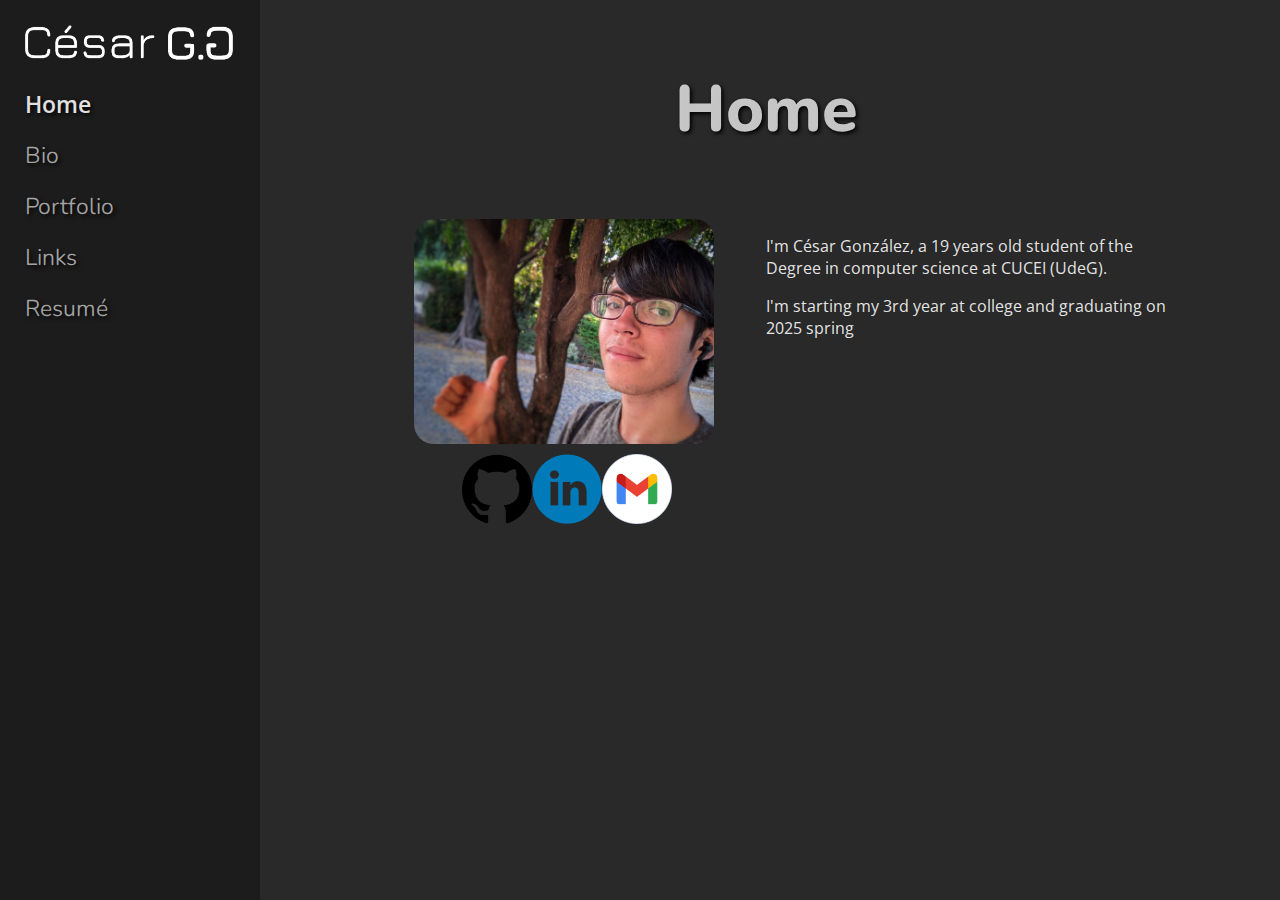
<file: index.html>
<!DOCTYPE html>
<html lang="es">

<head>
    <meta charset="UTF-8">
    <meta name="viewport" content="width=device-width, initial-scale=1.0">
    <title>Home</title>

    <!--Favicon-->
    <link rel="apple-touch-icon" sizes="180x180" href="/apple-touch-icon.png">
    <link rel="icon" type="image/png" sizes="32x32" href="/favicon-32x32.png">
    <link rel="icon" type="image/png" sizes="16x16" href="/favicon-16x16.png">
    <link rel="manifest" href="/site.webmanifest">
    <link rel="mask-icon" href="/safari-pinned-tab.svg" color="#5bbad5">
    <meta name="msapplication-TileColor" content="#da532c">
    <meta name="theme-color" content="#ffffff">

    <!-- Fonts -->
    <link rel="preconnect" href="https://fonts.googleapis.com">
    <link rel="preconnect" href="https://fonts.gstatic.com" crossorigin>
    <link href="https://fonts.googleapis.com/css2?family=Nunito&family=Open+Sans&display=swap" rel="stylesheet">

    <!-- Styles -->
    <link rel="stylesheet" href="css/sidebar.css">
    <link rel="stylesheet" href="css/header.css">
    <link rel="stylesheet" href="css/home.css">
</head>

<body>
    <p class="header">Home</p>

    <div class="sidebar-container">
        <div class="sidebar-elements">
            <img class="logo" src="images/logo.png" alt="logo">
            <a href="index.html"> <p class="sidebar-actual">Home</p></a>
            <a href="bio.html">Bio</a>
            <a href="portfolio.html">Portfolio</a>
            <a href="links.html">Links</a>
            <a href="Resume.pdf" target="_blank">Resumé</a>
        </div>
    </div>

    <div class="main-container">
        <div class="picture-div">
            <img class="profile-picture" src="images/profile-picture.jpeg" alt="César González">
            <div class="logos">
                <a href="https://github.com/gambled23" target="_blank"><img src="images/github_logo.png"
                        alt="github_logo"></a>
                <a href="https://www.linkedin.com/in/c%C3%A9sar-daniel-gonz%C3%A1lez-gir%C3%B3n-989793260/"
                    target="_blank"><img src="images/linkedin-logo.webp" alt=""></a>
                <a href="mailto:ipog71@gmail.com" target="_blank"><img src="images/mail_logo.png" alt="email"></a>
            </div>
        </div>
        <div class="info">
            <p>I'm César González, a 19 years old student of the Degree in computer science at CUCEI (UdeG).</p>
            <p>I'm starting my 3rd year at college and graduating on 2025 spring</p>
        </div>
    </div>


</body>

</html>
</file>
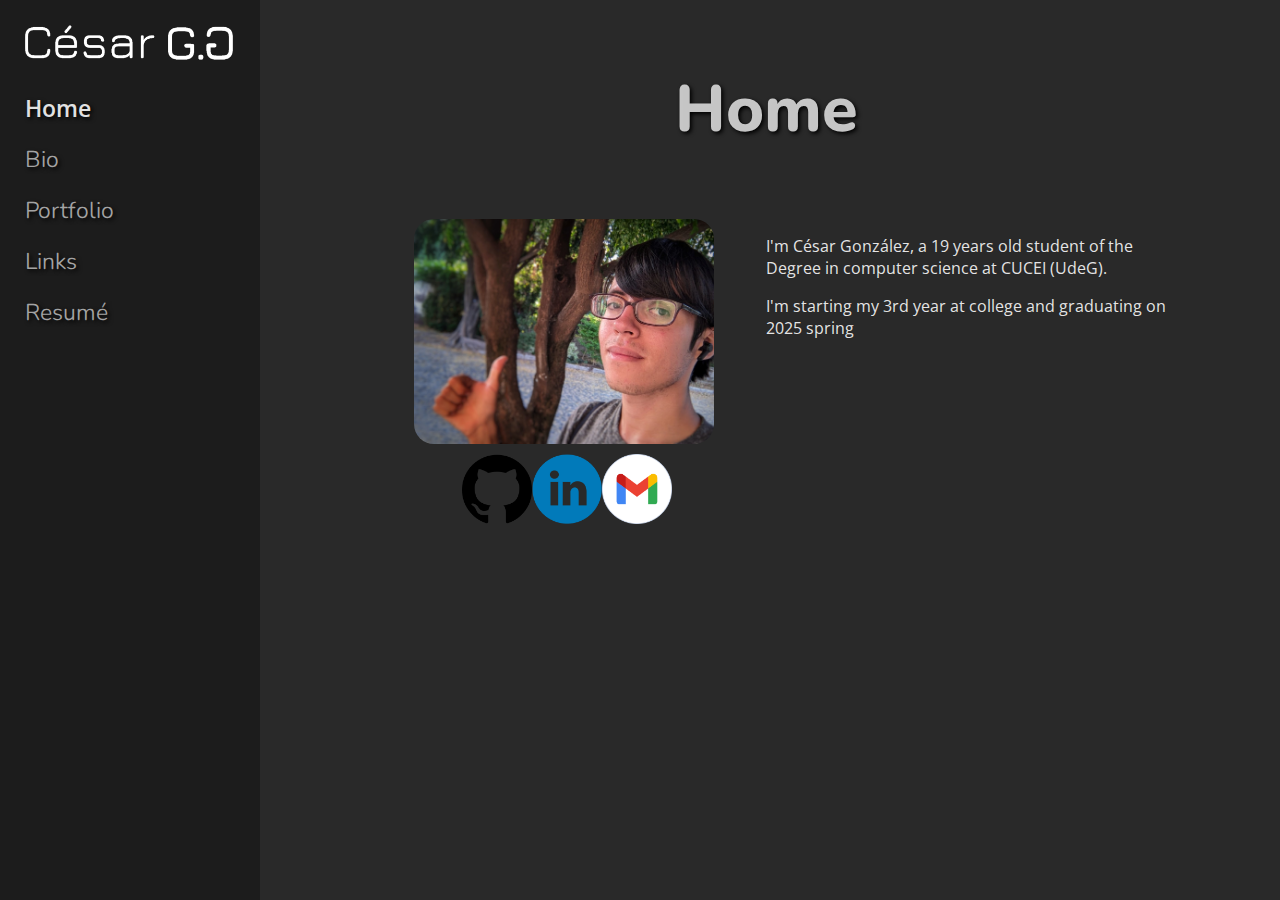
<file: home.html>
<!DOCTYPE html>
<html lang="es">

<head>
    <meta charset="UTF-8">
    <meta name="viewport" content="width=device-width, initial-scale=1.0">
    <title>Home</title>

    <!-- Fonts -->
    <link rel="preconnect" href="https://fonts.googleapis.com">
    <link rel="preconnect" href="https://fonts.gstatic.com" crossorigin>
    <link href="https://fonts.googleapis.com/css2?family=Nunito&family=Open+Sans&display=swap" rel="stylesheet">

    <!-- Styles -->
    <link rel="stylesheet" href="css/sidebar.css">
    <link rel="stylesheet" href="css/header.css">
    <link rel="stylesheet" href="css/home.css">
</head>

<body>
    <p class="header">Home</p>

    <div class="sidebar-container">
        <img class="logo" src="images/logo.png" alt="logo">
        <div class="sidebar-elements">
            <a href="home.html"> <p class="sidebar-actual">Home</p></a>
            <a href="bio.html">Bio</a>
            <a href="portfolio.html">Portfolio</a>
            <a href="links.html">Links</a>
            <a href="Resume.pdf" target="_blank">Resumé</a>
        </div>
    </div>

    <div class="main-container">
        <div class="picture-div">
            <img class="profile-picture" src="images/profile-picture.jpeg" alt="César González">
            <div class="logos">
                <a href="https://github.com/gambled23" target="_blank"><img src="images/github_logo.png"
                        alt="github_logo"></a>
                <a href="https://www.linkedin.com/in/c%C3%A9sar-daniel-gonz%C3%A1lez-gir%C3%B3n-989793260/"
                    target="_blank"><img src="images/linkedin-logo.webp" alt=""></a>
                <a href="mailto:ipog71@gmail.com" target="_blank"><img src="images/mail_logo.png" alt="email"></a>
            </div>
        </div>
        <div class="info">
            <p>I'm César González, a 19 years old student of the Degree in computer science at CUCEI (UdeG).</p>
            <p>I'm starting my 3rd year at college and graduating on 2025 spring</p>
        </div>
    </div>


</body>

</html>
</file>
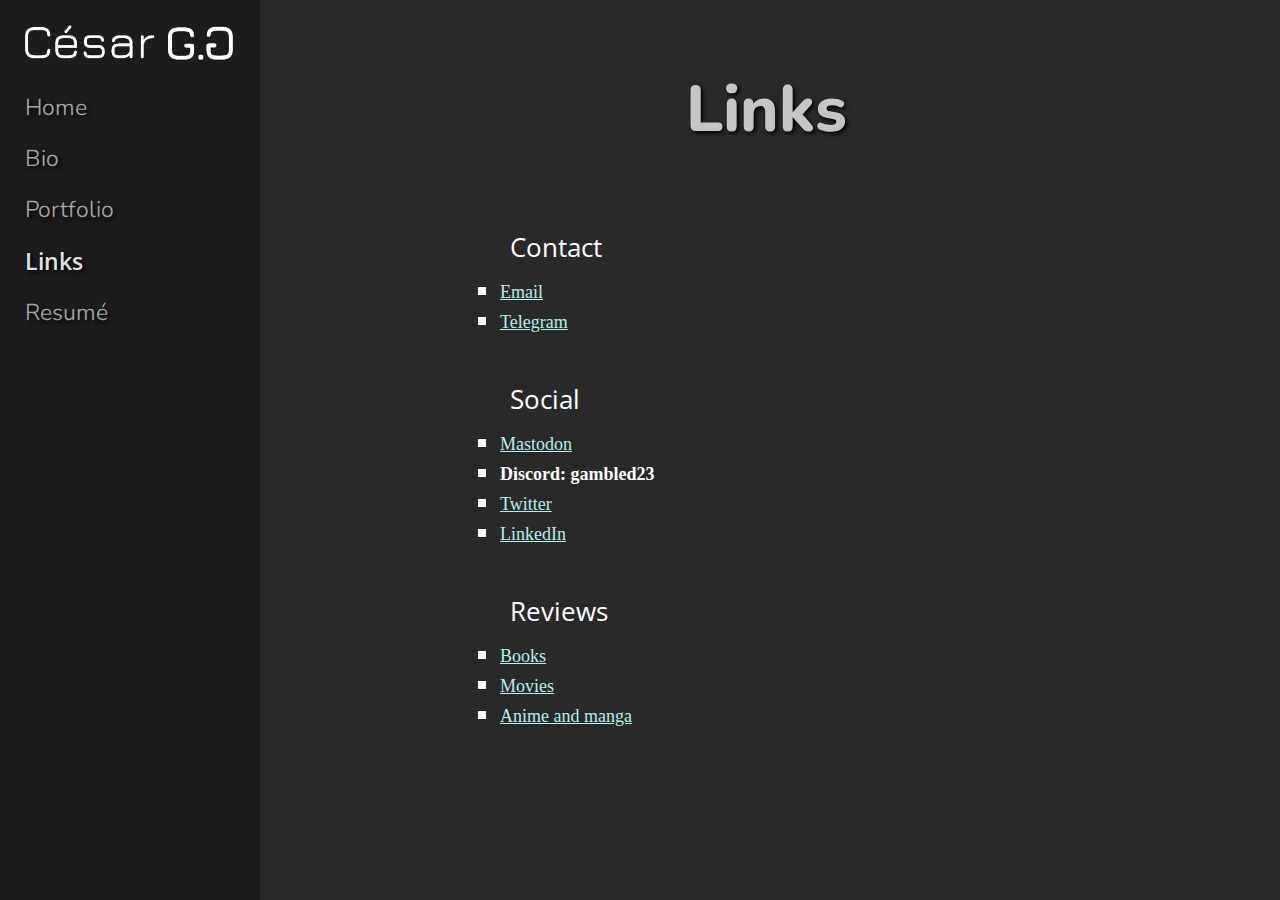
<file: links.html>
<!DOCTYPE html>
<html lang="es">

<head>
    <meta charset="UTF-8">
    <meta name="viewport" content="width=device-width, initial-scale=1.0">
    <title>Links</title>

    <!--Favicon-->
    <link rel="apple-touch-icon" sizes="180x180" href="/apple-touch-icon.png">
    <link rel="icon" type="image/png" sizes="32x32" href="/favicon-32x32.png">
    <link rel="icon" type="image/png" sizes="16x16" href="/favicon-16x16.png">
    <link rel="manifest" href="/site.webmanifest">
    <link rel="mask-icon" href="/safari-pinned-tab.svg" color="#5bbad5">
    <meta name="msapplication-TileColor" content="#da532c">
    <meta name="theme-color" content="#ffffff">
    
    <!-- Fonts -->
    <link rel="preconnect" href="https://fonts.googleapis.com">
    <link rel="preconnect" href="https://fonts.gstatic.com" crossorigin>
    <link href="https://fonts.googleapis.com/css2?family=Nunito&family=Open+Sans&display=swap" rel="stylesheet">

    <!-- Styles -->
    <link rel="stylesheet" href="css/sidebar.css">
    <link rel="stylesheet" href="css/header.css">
    <link rel="stylesheet" href="css/links.css">
</head>

<body>
    <p class="header">Links</p>

    <div class="sidebar-container">
        <img class="logo" src="images/logo.png" alt="logo">
        <div class="sidebar-elements">
            <a href="index.html">Home</a>
            <a href="bio.html">Bio</a>
            <a href="portfolio.html">Portfolio</a>
            <a href="links.html"><p class="sidebar-actual">Links</p></a>
            <a href="Resume.pdf" target="_blank">Resumé</a>
        </div>
    </div>

    <div class="main-container">
        <ul>
            <p class="list_title">Contact</p>
            <li><a href="mailto:ipog71@gmail.com" target="_blank">Email</a></li>
            <li><a href="https://t.me/Gambled23" target="_blank">Telegram</a></li>
        </ul>

        <ul>
            <p class="list_title">Social</p>
            <li><a href="https://mastodon.social/@Gambled23" target="_blank">Mastodon</a></li>
            <li><b style="font-size: 18px;">Discord: gambled23</b></li>
            <li><a href="https://twitter.com/Gambled23" target="_blank">Twitter</a></li>
            <li><a href="https://www.linkedin.com/in/c%C3%A9sar-daniel-gonz%C3%A1lez-gir%C3%B3n-989793260/" target="_blank">LinkedIn</a></li>
        </ul>

        <ul>
            <p class="list_title">Reviews</p>
            <li><a href="https://www.goodreads.com/user/show/113163810-c-sar-daniel-gonz-lez" target="_blank">Books</a></li>
            <li><a href="https://www.imdb.com/user/ur102644810/ratings?ref_=nv_usr_rt_4" target="_blank">Movies</a></li>
            <li><a href="https://anilist.co/user/Gambled23/" target="_blank">Anime and manga</a></li>
        </ul>
    </div>
</body>

</html>
</file>
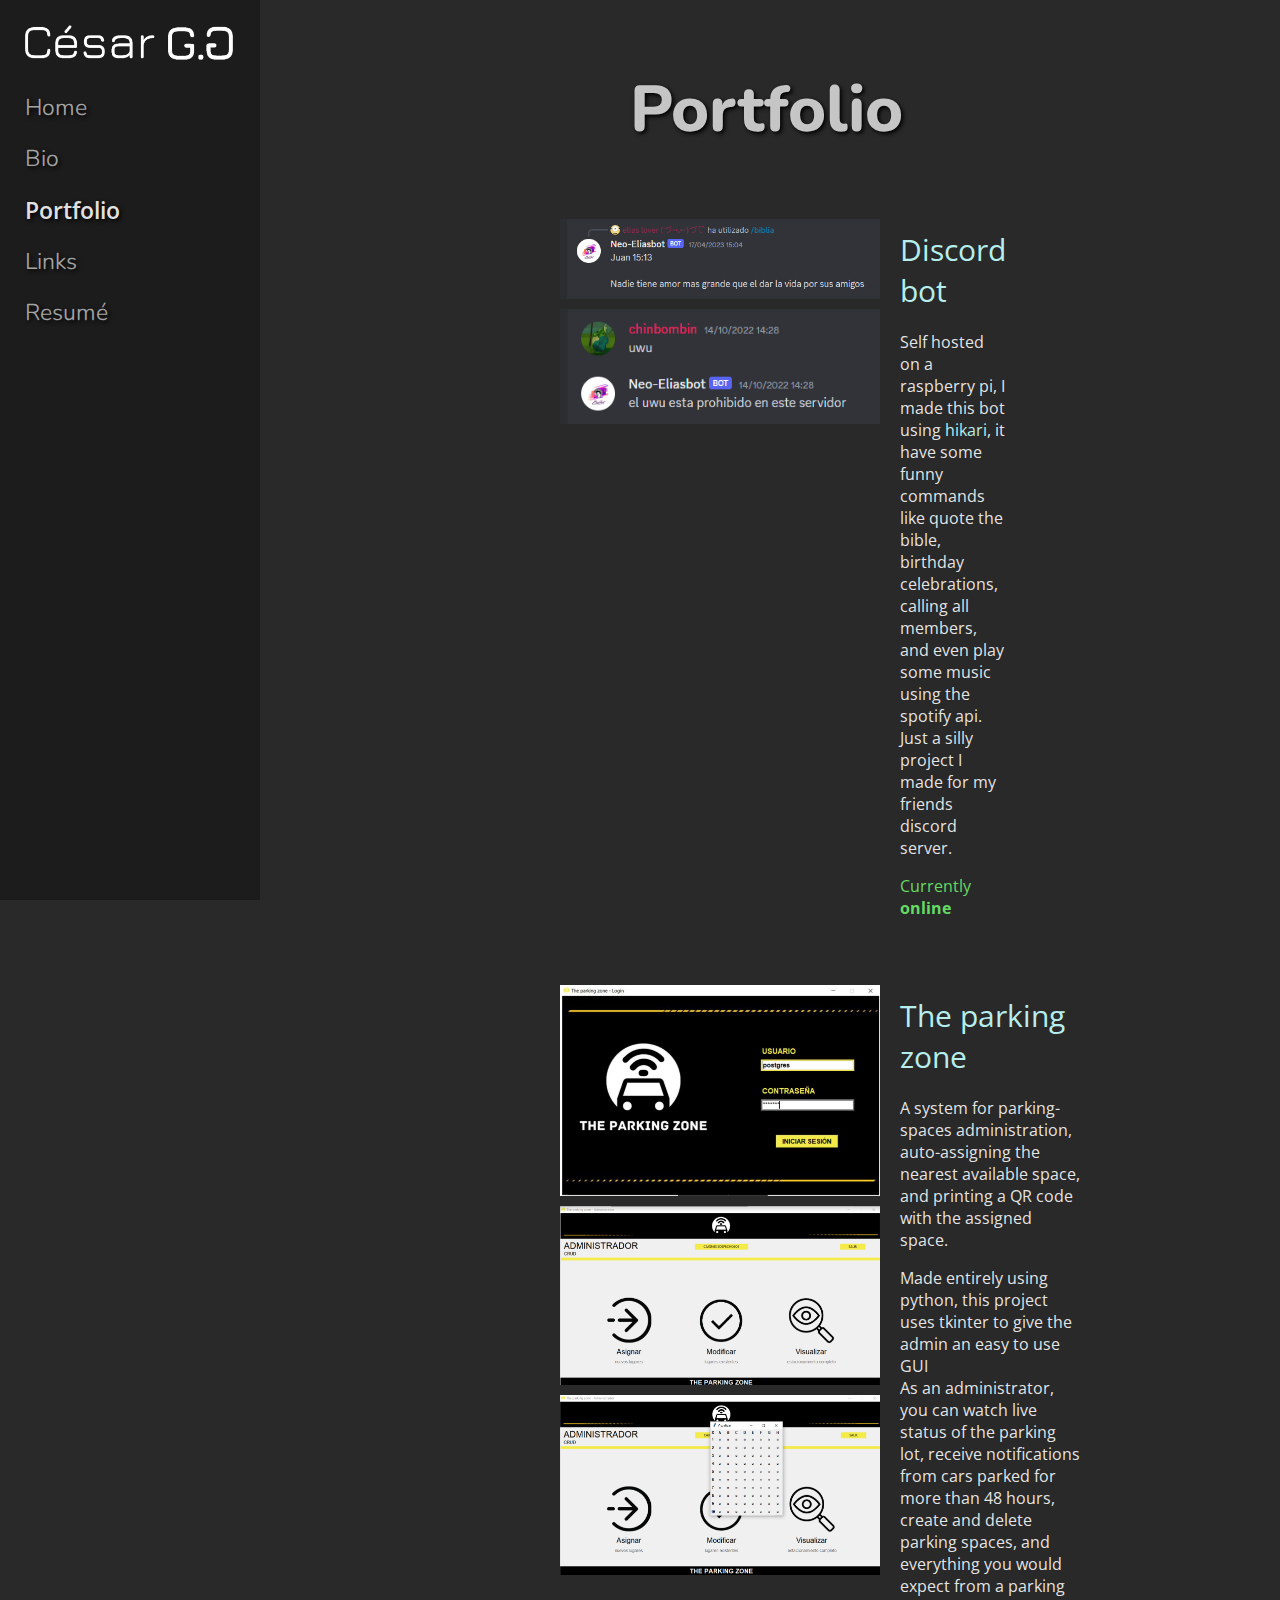
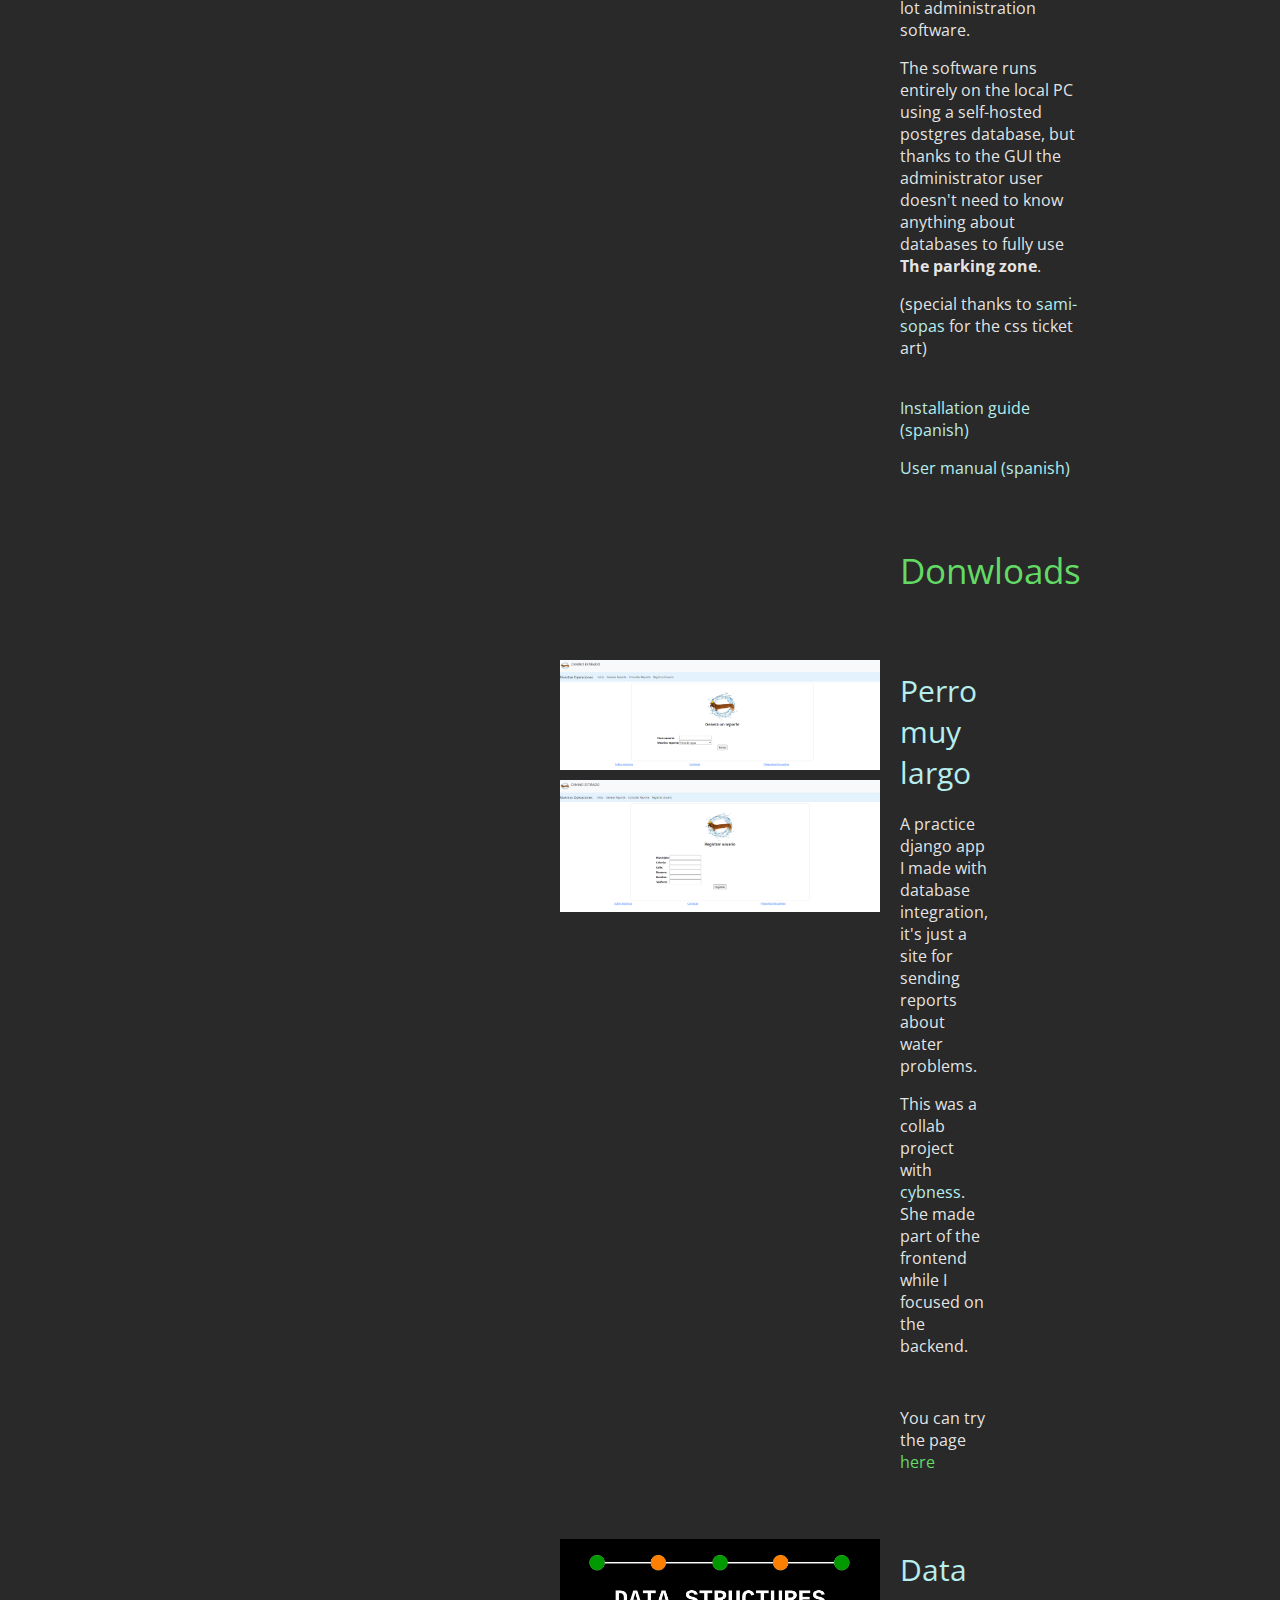
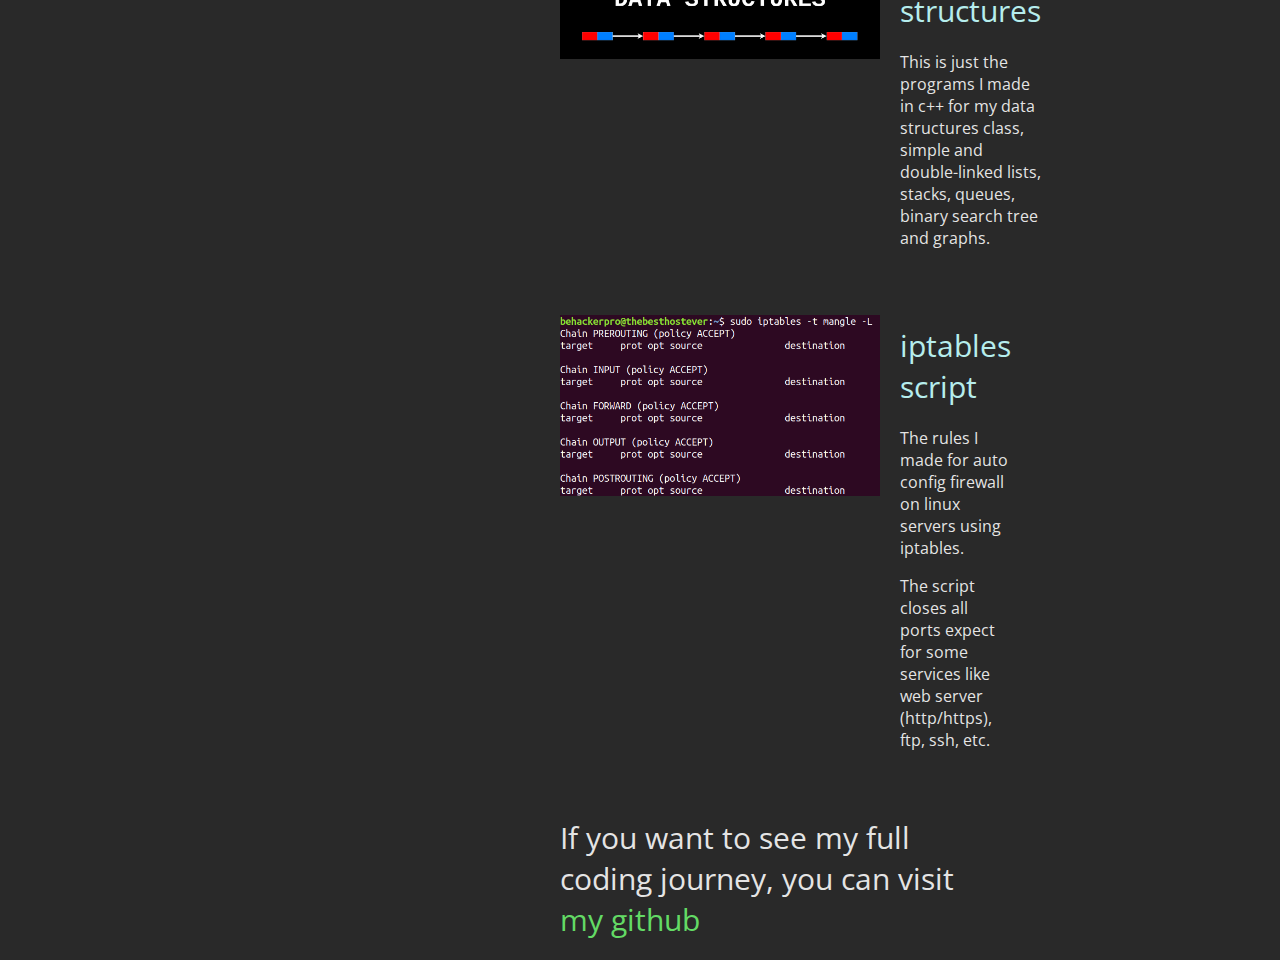
<file: portfolio.html>
<!DOCTYPE html>
<html lang="en">

<head>
    <meta charset="UTF-8">
    <meta name="viewport" content="width=device-width, initial-scale=1.0">
    <title>Portfolio</title>

    <!--Favicon-->
    <link rel="apple-touch-icon" sizes="180x180" href="/apple-touch-icon.png">
    <link rel="icon" type="image/png" sizes="32x32" href="/favicon-32x32.png">
    <link rel="icon" type="image/png" sizes="16x16" href="/favicon-16x16.png">
    <link rel="manifest" href="/site.webmanifest">
    <link rel="mask-icon" href="/safari-pinned-tab.svg" color="#5bbad5">
    <meta name="msapplication-TileColor" content="#da532c">
    <meta name="theme-color" content="#ffffff">

    <!-- Fonts -->
    <link rel="preconnect" href="https://fonts.googleapis.com">
    <link rel="preconnect" href="https://fonts.gstatic.com" crossorigin>
    <link href="https://fonts.googleapis.com/css2?family=Nunito&family=Open+Sans&display=swap" rel="stylesheet">

    <!-- Styles -->
    <link rel="stylesheet" href="css/sidebar.css">
    <link rel="stylesheet" href="css/header.css">
    <link rel="stylesheet" href="css/portfolio.css">
</head>

<body>
    <p class="header">Portfolio</p>
    <div class="sidebar-container">
        <img class="logo" src="images/logo.png" alt="logo">
        <div class="sidebar-elements">
            <a href="index.html">Home</a>
            <a href="bio.html">Bio</a>
            <a href="portfolio.html"><p class="sidebar-actual">Portfolio</p></a>
            <a href="links.html">Links</a>
            <a href="Resume.pdf" target="_blank">Resumé</a>
        </div>
    </div>

    <div class="main_container">
        <div class="project">
            <div class="project_images">
                <img src="images/projects/discord bot/1.png" alt="">
                <img src="images/projects/discord bot/2.png" alt="">
            </div>
            <div class="project_description">
                <p class="project_title"><a href="https://github.com/Gambled23/Eliasbot" target="_blank">Discord bot</a></p>
                <p>Self hosted on a raspberry pi, I made this bot using <a href="https://www.hikari-py.dev/">hikari</a>,
                    it have some funny commands like quote the bible, birthday celebrations, calling all members, and
                    even play some music using the spotify api. <br>Just a silly project I made for my friends discord
                    server.</p>
                <p style="color: rgb(101, 218, 99);">Currently <b>online</b></p>
            </div>
        </div>

        <div class="project">
            <div class="project_images">
                <img src="images/projects/the parking zone/1.png" alt="">
                <img src="images/projects/the parking zone/2.png" alt="">
                <img src="images/projects/the parking zone/3.png" alt="">
            </div>
            <div class="project_description">
                <p class="project_title"><a href="https://github.com/Gambled23/The-Parking-Zone" target="_blank">The parking zone</a></p>
                <p>A system for parking-spaces administration, auto-assigning the nearest available space, and printing
                    a QR code with the assigned space.</p>
                <p>Made entirely using python, this project uses tkinter to give the admin an easy to use GUI <br>As an
                    administrator, you can watch live status of the parking lot, receive notifications from cars parked
                    for more than 48 hours, create and delete parking spaces, and everything you would expect from a
                    parking lot administration software.</p>
                <p>The software runs entirely on the local PC using a self-hosted postgres database, but thanks to the
                    GUI the administrator user doesn't need to know anything about databases to fully use <b>The parking
                        zone</b>.</p>
                <p>(special thanks to <a href="https://github.com/sami-sopas" target="_blank">sami-sopas</a> for the css
                    ticket art)</p>
                <p><br><a
                        href="https://github.com/Gambled23/The-Parking-Zone/blob/master/Manual%20de%20Implementacion.pdf"
                        target="_blank">Installation guide (spanish)</a></p>
                <p><a href="https://github.com/Gambled23/The-Parking-Zone/blob/master/Manual%20de%20usuario.pdf"
                        target="_blank">User manual (spanish)</a></p>
                <br><br>
                <p><a style="color: rgb(99, 218, 101); font-size: 35px;"
                        href="https://github.com/Gambled23/The-Parking-Zone/releases">Donwloads</a></p>
            </div>
        </div>

        <div class="project">
            <div class="project_images">
                <img src="images/projects/perro muy largo/1.png" alt="">
                <img src="images/projects/perro muy largo/2.png" alt="">
            </div>
            <div class="project_description">
                <p class="project_title"><a href="https://github.com/Gambled23/proyectoSBBDD" target="_blank">Perro muy
                        largo</a></p>
                <p>A practice django app I made with database integration, it's just a site for sending reports about
                    water problems.</p>
                <p>This was a collab project with <a href="https://github.com/cybness" target="_blank">cybness</a>. She
                    made part of the frontend while I focused on the backend.</p>
                <br>
                <p>You can try the page <a style="color: rgb(99, 218, 101);"
                        href="https://proyecto-sbbdd.azurewebsites.net/" target="_blank">here</a></p>
            </div>
        </div>

        <div class="project">
            <div class="project_images">
                <img src="images/projects/data structures/1.png" alt="">
            </div>
            <div class="project_description">
                <p class="project_title"> <a href="https://github.com/Gambled23/EDD1" target="_blank">Data
                        structures</a></p>
                <p>This is just the programs I made in c++ for my data structures class, simple and double-linked lists,
                    stacks, queues, binary search tree and graphs.</p>
            </div>
        </div>

        <div class="project">
            <div class="project_images">
                <img src="images/projects/iptables/1.png" alt="">
            </div>
            <div class="project_description">
                <p class="project_title"> <a href="https://github.com/Gambled23/iptables/blob/master/test.rules" target="_blank">iptables script</a></p>
                <p>The rules I made for auto config firewall on linux servers using iptables.</p>
                <p>The script closes all ports expect for some services like web server (http/https), ftp, ssh, etc.</p>
            </div>
        </div>

        <p class="project_title">If you want to see my full coding journey, you can visit <a
                href="https://github.com/Gambled23" style="color: rgb(99, 218, 101);">my github</a></p>
    </div>
</body>

</html>
</file>
<file: css/sidebar.css>
.sidebar-container{
    background-color: rgba(28,28,28,1);
    position: fixed;
    width: 260px;
    top: 0;
    bottom: 0;
    left: 0;
}

.logo{
    width: 80%;
    padding-left: 25px;
    padding-top: 25px;
    padding-bottom: 15px;
}

.sidebar-elements{
    display: flex;
    flex-direction: column;
}

.sidebar-elements a{
    text-decoration: none;
    color: rgb(164, 164, 164);
    padding: 10px 0px 10px 25px;
    
    font-family: 'Nunito', sans-serif;
    font-weight: 350;
    font-size: 23px;
    text-shadow: 2px 2px 4px #000000;

    transition: opacity 0.2s ease-in-out;
    transition: font-size 0.15s ease-in-out;
}

.sidebar-elements a:hover{
    color: 	white;
    opacity: 0.65;
    font-size: 26px;
    font-weight: bolder;
}

.sidebar-actual {
    font-weight: 600;
    padding: 0;
    margin: 0;
}

body{
    background-color: rgb(41, 41, 41);
}

/*Mobile*/
@media (max-width: 768px) {
    .sidebar-container{
        width: 100%;
        height: 50px;
    }

    .logo{
        display: none;
    }
    
    .sidebar-elements{
        display: flex;
        flex-direction: row;
        justify-content: space-around;
    }

    .sidebar-elements a{
        font-size: 20px;
    }

    body{
        margin-left: 5%;
        margin-right: 5%;
        margin-bottom: 5%;
    }
    
}

@media (min-width: 768px) {
    body{
        margin-left: 260px;
    }
}
</file>
<file: css/header.css>
.header{
    color: rgba(214, 214, 214, 0.922);
    text-align: center;
    font-size: 65px;
    font-family: 'Nunito', sans-serif;
    font-weight: 800;
    vertical-align: baseline;
    text-shadow: 2px 2px 4px #000000;
    width: 100%;
}

p {
    font-family: 'Open Sans', sans-serif;
    color: #ffffffe3;
}
</file>
<file: css/home.css>
.main-container{
    display: flex;
    flex-wrap: wrap;
    margin-left: 10%;
    margin-right: 10%;
}

.main-container div{
    width: 50%;
}

.picture-div{
    align-items: center;
}

.profile-picture{
    display: block;
    margin-left: auto;
    margin-right: auto;
    width: 300px;
    border-radius: 20px;
}

.logos{
    display: flex;
    justify-content: space-around;
    margin-left: auto;
    margin-right: auto;
    margin-top: 10px;
}

.logos img{
    width: 70px;
}

.logos img:hover{
    opacity: 0.6;
}

.info{
    color: white;
}

@media (max-width: 768px) {
    .main-container{
        margin-left: 5%;
        margin-right: 5%;
    }

    .main-container div{
        width: 100%;
    }

    .profile-picture{
        width: 60%;
    }

    .logos img{
        width: 50px;
    }

}
</file>
<file: css/links.css>
.main-container{
    margin-left: 200px;
    margin-right: 200px;
}

.list_title{
    color: white;
    margin: 10px;
}

ul{
    list-style-type: square;
    overflow: hidden;
    padding-bottom: 10px;
    font-size: 26px;
}

li{
    color: rgb(255, 255, 255);
}

a{
    font-size: 18px;
    color: rgb(182, 237, 237);
}

a:hover{
    text-decoration: none;
    opacity: 0.6;
}

@media (max-width: 768px) {
    
        .main-container{
            margin-left: 0%;
            margin-right: 0%;
            display: flex;
            flex-wrap: wrap;
        }
    
        .list_title{
            width: 100%;
        }
    
        ul{
            width: 100%;
        }
    
        li{
            width: 100%;
        }
    
        a{
            width: 100%;
        }
}
</file>
<file: css/portfolio.css>
.main_container{
    margin-left: 300px;
    margin-right: 300px;
    color: white;
}


.project{
    display: flex;
    margin-bottom: 50px;
}

a{
    color: rgb(182, 237, 237);
    text-decoration: none;
}

a:hover{
    opacity: 0.6;
}

.project_images{
    display: flex;
    margin-right: 20px;
    flex-direction: column;
}

.project_images img{
    width: 320px;
    margin-bottom: 10px;
}

.project_title{
    font-size: 30px;
    margin-bottom: 20px;
    margin-top: 10px;
}

.finap_p{
    font-size: 20px;
    margin-bottom: 20px;
}

@media (max-width: 768px) {
    
        .main_container{
            margin-left: 0%;
            margin-right: 0%;
            display: flex;
            flex-wrap: wrap;
        }
    
        .project{
            display: flex;
            flex-direction: column;
            margin-bottom: 50px;
        }
    
        .project_images{
            display: flex;
            margin-right: 0px;
            flex-direction: column;
        }
    
        .project_images img{
            width: 100%;
            margin-bottom: 10px;
        }
    
        .project_title{
            font-size: 30px;
            margin-bottom: 20px;
            margin-top: 10px;
        }
    
        .finap_p{
            font-size: 20px;
            margin-bottom: 20px;
        }
}
</file>
